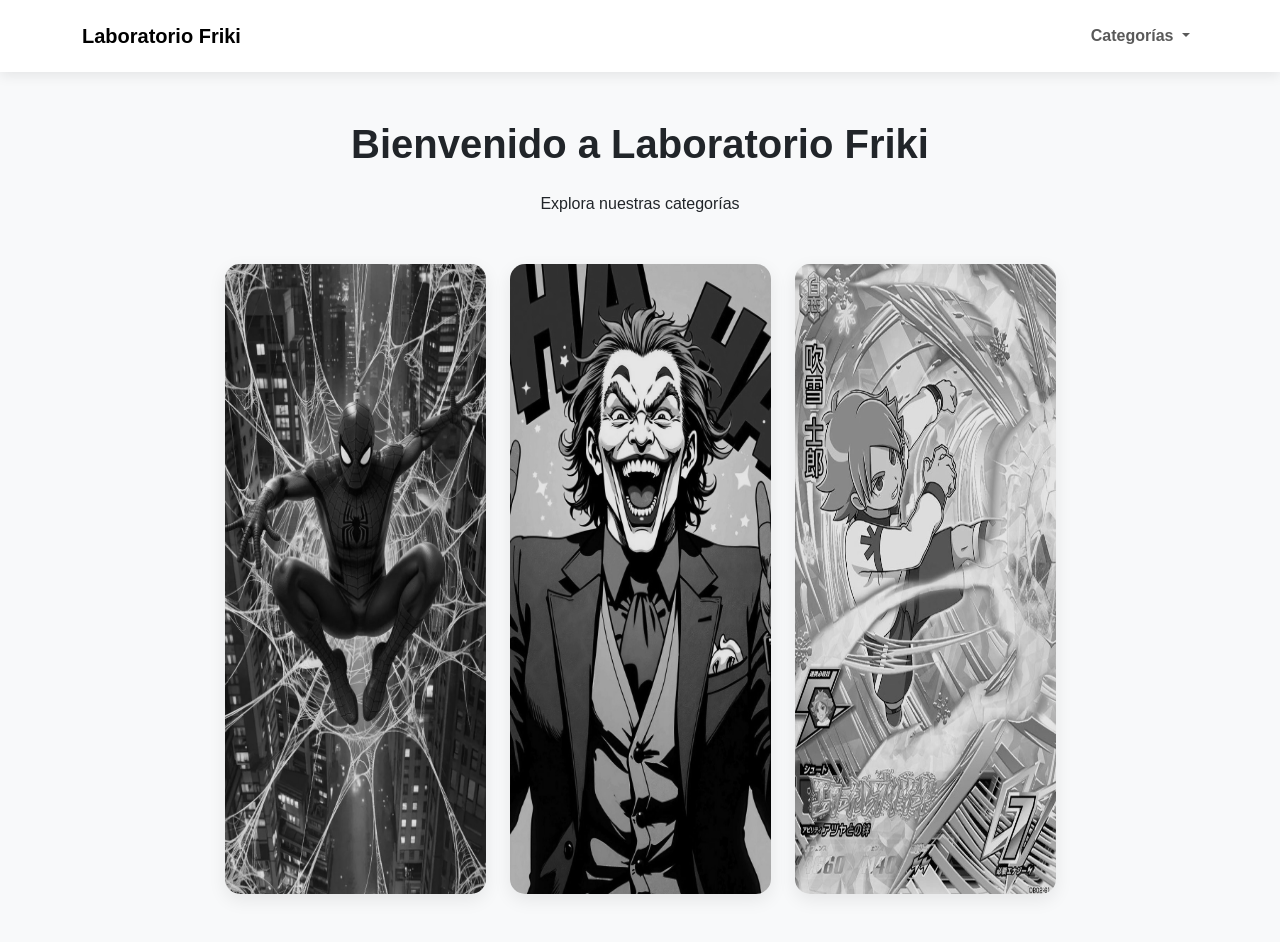
<file: index.html>
<!DOCTYPE html>
<html lang="es">
<head>
<meta charset="UTF-8">
<meta name="viewport" content="width=device-width, initial-scale=1.0">
<title>Laboratorio Friki</title>
<link href="https://cdn.jsdelivr.net/npm/bootstrap@5.3.2/dist/css/bootstrap.min.css" rel="stylesheet">
<link rel="stylesheet" href="style.css">
</head>
<body>

<!-- Navbar -->
<nav class="navbar navbar-expand-lg navbar-light bg-white">
  <div class="container">
    <a class="navbar-brand fw-bold" href="index.html">Laboratorio Friki</a>
    <button class="navbar-toggler" type="button" data-bs-toggle="collapse" data-bs-target="#navbarNav">
      <span class="navbar-toggler-icon"></span>
    </button>
    <div class="collapse navbar-collapse" id="navbarNav">
      <ul class="navbar-nav ms-auto">
        <li class="nav-item dropdown">
          <a class="nav-link dropdown-toggle fw-semibold" href="#" role="button" data-bs-toggle="dropdown">
            Categorías
          </a>
          <ul class="dropdown-menu">
            <li><a class="dropdown-item" href="categorias/superheroes.html">Superhéroes</a></li>
            <li><a class="dropdown-item" href="categorias/wallpaper.html">Wallpapers</a></li>
            <li><a class="dropdown-item" href="categorias/cartas.html">TCG</a></li>
          </ul>
        </li>
      </ul>
    </div>
  </div>
</nav>

<!-- Contenido principal -->
<div class="container main-container text-center">
    <h1 class="mb-4 fw-bold">Bienvenido a Laboratorio Friki</h1>
    <p class="mb-5">Explora nuestras categorías</p>

    <div class="row g-4 justify-content-center">
        <div class="col-md-3">
            <a href="categorias/superheroes.html">
                <div class="hover-card">
                    <img src="./assets/superheroes/Spiderman.jpeg" class="img-fluid rounded-3">
                    <div class="hover-info rounded-3">
                        <h4>Superhéroes</h4>
                    </div>
                </div>
            </a>
        </div>
        <div class="col-md-3">
            <a href="categorias/wallpaper.html">
                <div class="hover-card">
                    <img src="assets/wallpapers/Joker3.jpeg" class="img-fluid rounded-3">
                    <div class="hover-info rounded-3">
                        <h4>Wallpapers</h4>
                    </div>
                </div>
            </a>
        </div>
        <div class="col-md-3">
            <a href="categorias/cartas.html">
                <div class="hover-card">
                    <img src="assets/cartas/Shawn.jpeg" class="img-fluid rounded-3">
                    <div class="hover-info rounded-3">
                        <h4>TCG</h4>
                    </div>
                </div>
            </a>
        </div>
    </div>
</div>

<script src="https://cdn.jsdelivr.net/npm/bootstrap@5.3.2/dist/js/bootstrap.bundle.min.js"></script>
</body>
</html>
</file>
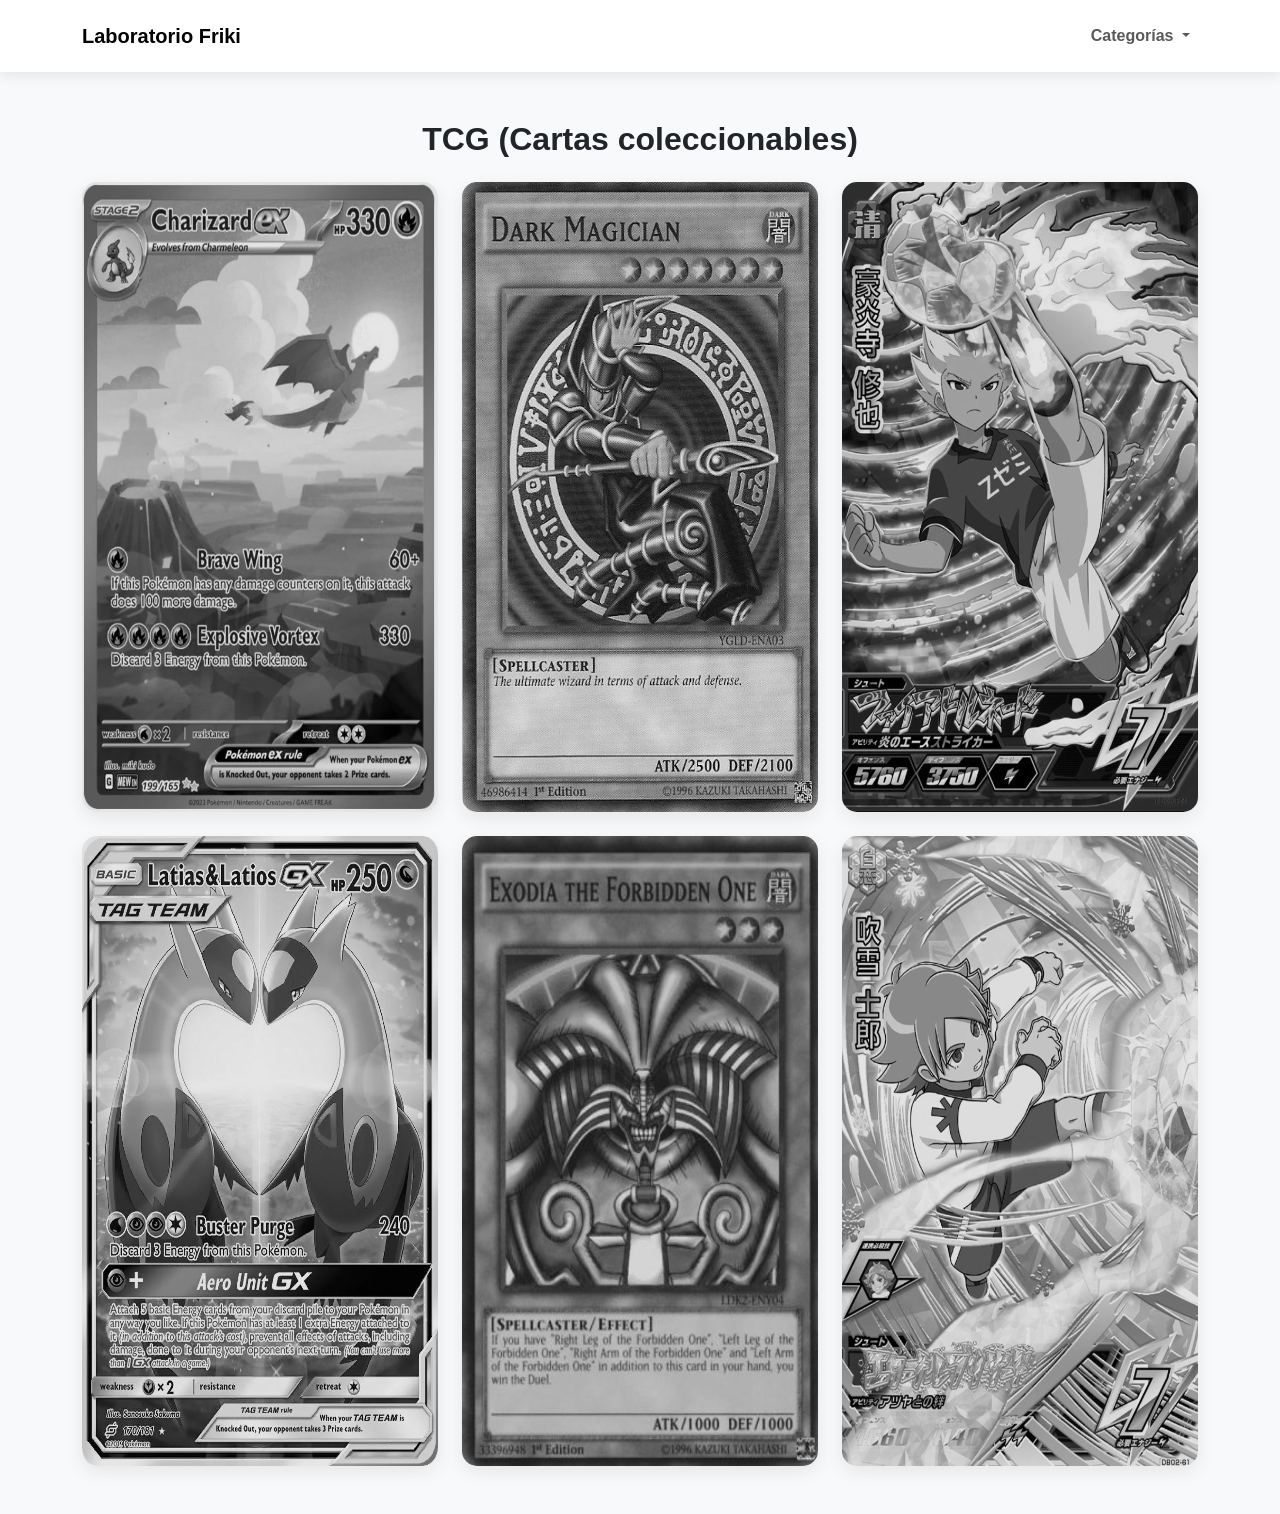
<file: categorias/cartas.html>
<!DOCTYPE html>
<html lang="es">
<head>
<meta charset="UTF-8">
<meta name="viewport" content="width=device-width, initial-scale=1.0">
<title>TCG - Laboratorio Friki</title>
<link href="https://cdn.jsdelivr.net/npm/bootstrap@5.3.2/dist/css/bootstrap.min.css" rel="stylesheet">
<link rel="stylesheet" href="../style.css">
</head>
<body>

<nav class="navbar navbar-expand-lg navbar-light bg-white">
  <div class="container">
    <a class="navbar-brand fw-bold" href="../index.html">Laboratorio Friki</a>
    <button class="navbar-toggler" type="button" data-bs-toggle="collapse" data-bs-target="#navbarNav">
      <span class="navbar-toggler-icon"></span>
    </button>
    <div class="collapse navbar-collapse" id="navbarNav">
      <ul class="navbar-nav ms-auto">
        <li class="nav-item dropdown">
          <a class="nav-link dropdown-toggle fw-semibold" href="#" role="button" data-bs-toggle="dropdown">
            Categorías
          </a>
          <ul class="dropdown-menu">
            <li><a class="dropdown-item" href="superheroes.html">Superhéroes</a></li>
            <li><a class="dropdown-item" href="paisajes.html">Paisajes</a></li>
            <li><a class="dropdown-item active" href="cartas.html">TCG</a></li>
          </ul>
        </li>
      </ul>
    </div>
  </div>
</nav>

<!-- Contenido principal -->
  <div class="container main-container">
    <h2 class="mb-4 text-center fw-bold">TCG (Cartas coleccionables)</h2>
    <div class="row g-4 justify-content-center">

        <!-- Card 1-->
      <div class="col-lg-4 col-md-6 col-12">
        <div class="hover-card" data-bs-toggle="modal" data-bs-target="#imageModal" data-title="Charizard" data-author="Autor: John Doe" data-img="../assets/cartas/Charizard151.jpeg">
          <img src="../assets/cartas/Charizard151.jpeg" class="img-fluid rounded-3">
          <div class="hover-info rounded-3">
            <h4>Charizard</h4>
            <p>Charizard Full Art 151</p>
          </div>
        </div>
      </div>


      <!-- Card 2 -->
      <div class="col-lg-4 col-md-6 col-12">
        <div class="hover-card" data-bs-toggle="modal" data-bs-target="#imageModal" data-title="Dark Magician" data-author="Autor: Jane Doe" data-img="../assets/cartas/Dark-Magician.jpeg">
          <img src="../assets/cartas/Dark-Magician.jpeg" class="img-fluid rounded-3">
          <div class="hover-info rounded-3">
            <h4>Dark Magician</h4>
            <p>Dark Magician Yu Gi Oh</p>
          </div>
        </div>
      </div>

       <!-- Card 3-->
      <div class="col-lg-4 col-md-6 col-12">
        <div class="hover-card" data-bs-toggle="modal" data-bs-target="#imageModal" data-title="Axel Blaze" data-author="Autor: John Doe" data-img="../assets/cartas/Axel.jpeg">
          <img src="../assets/cartas/Axel.jpeg" class="img-fluid rounded-3">
          <div class="hover-info rounded-3">
            <h4>Axel Blaze</h4>
            <p>Axel Blaze Tormenta de fuego</p>
          </div>
        </div>
      </div>
      

      <!-- Card 4 -->
     <div class="col-lg-4 col-md-6 col-12">
       <div class="hover-card" data-bs-toggle="modal" data-bs-target="#imageModal" data-title="Latias-Latios" data-author="Autor: Juan Arrostegui" data-img="../assets/cartas/Latias-Latios.jpeg">
         <img src="../assets/cartas/Latias-Latios.jpeg" class="img-fluid rounded-3">
         <div class="hover-info rounded-3">
           <h4>Latias-Latios</h4>
           <p>Latias-Latios Gx Team Up collection</p>
         </div>
       </div>
     </div>

      <!-- Card 5 -->
      <div class="col-lg-4 col-md-6 col-12">
        <div class="hover-card" data-bs-toggle="modal" data-bs-target="#imageModal" data-title="Exodia" data-author="Autor: Bruce Wayne" data-img="../assets/cartas/Exodia.jpeg">
          <img src="../assets/cartas/Exodia.jpeg" class="img-fluid rounded-3">
          <div class="hover-info rounded-3">
            <h4>Exodia</h4>
            <p>Exodia The Forbidden One</p>
          </div>
        </div>
      </div>




     


      <!-- Card 6 -->
      <div class="col-lg-4 col-md-6 col-12">
        <div class="hover-card" data-bs-toggle="modal" data-bs-target="#imageModal" data-title="Shawn Froste" data-author="Autor: John Doe" data-img="../assets/cartas/Shawn.jpeg">
          <img src="../assets/cartas/Shawn.jpeg" class="img-fluid rounded-3">
          <div class="hover-info rounded-3">
            <h4>Shawn Froste</h4>
            <p>Shawn Froste Ventisca de hielo</p>
          </div>
        </div>
      </div>
    </div>
  </div>

  <!-- modal -->
  <div class="modal" id="imageModal" tabindex="-1">
    <div class="modal-dialog modal-dialog-centered">
      <div class="modal-content">
        <div class="modal-header">
          <h5 class="modal-title justify-content-center" id="modalTitle"></h5>
          <button type="button" class="btn-close" data-bs-dismiss="modal" aria-label="Close"></button>
        </div>
        <div class="modal-body justify-content-center">
          <img class="modalImg" id="modalImg" alt="">
          <p id="modalAuthor"></p>
        </div>
        <div class="modal-footer">
          <button type="button" class="btn btn-secondary" data-bs-dismiss="modal">Cerrar</button>
        </div>
      </div>
    </div>
  </div>









<script src="https://cdn.jsdelivr.net/npm/bootstrap@5.3.2/dist/js/bootstrap.bundle.min.js"></script>
<script>
    // Rellenar modal dinámicamente
    const imageModal = document.getElementById('imageModal');
    imageModal.addEventListener('show.bs.modal', event => {
      const card = event.relatedTarget;
      const title = card.getAttribute('data-title');
      const author = card.getAttribute('data-author');
      const imgSrc = card.getAttribute('data-img');

      document.getElementById('modalTitle').textContent = title;
      document.getElementById('modalAuthor').textContent = author;
      document.getElementById('modalImg').src = imgSrc;
    });
</script>


</body>
</html>
</file>
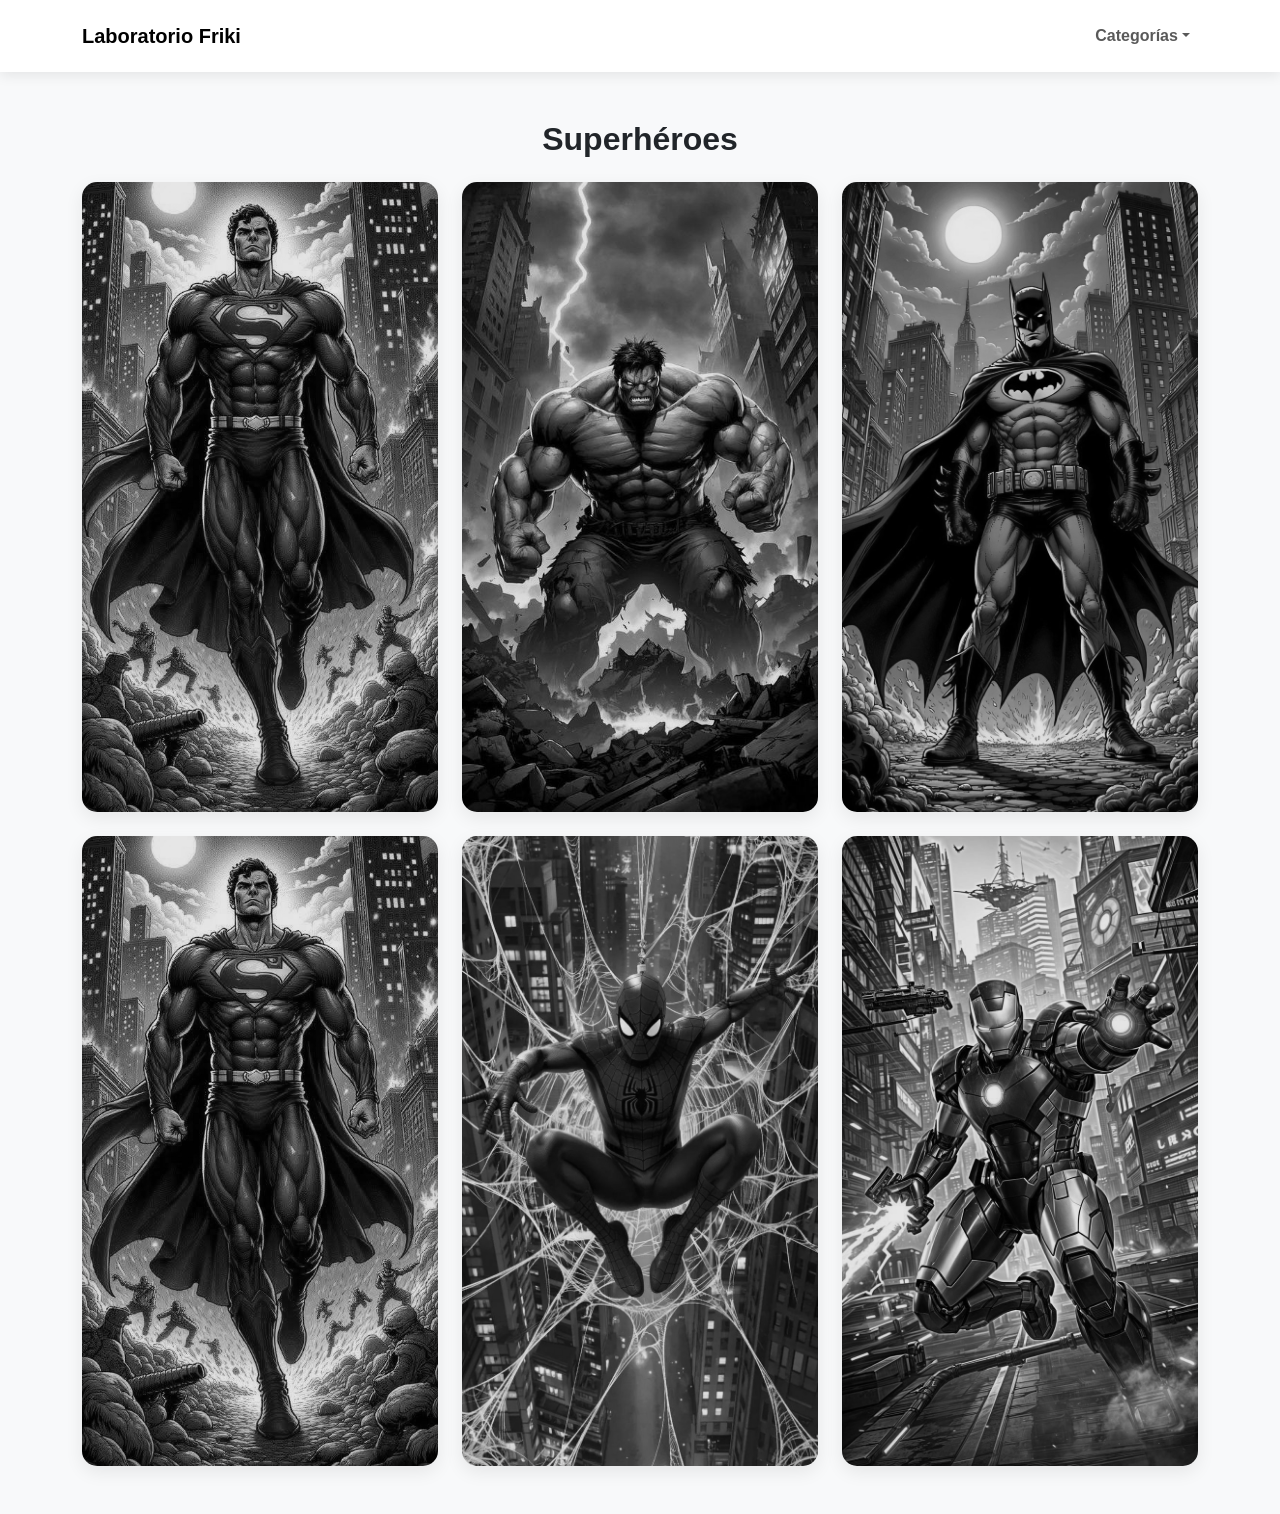
<file: categorias/superheroes.html>
<!DOCTYPE html>
<html lang="es">
<head>
  <meta charset="UTF-8">
  <meta name="viewport" content="width=device-width, initial-scale=1.0">
  <title>Superhéroes - Laboratorio Friki</title>
  <link href="https://cdn.jsdelivr.net/npm/bootstrap@5.3.2/dist/css/bootstrap.min.css" rel="stylesheet">
  <link rel="stylesheet" href="../style.css">
  <style>
  </style>
</head>
<body>

  <!-- Navbar -->
  <nav class="navbar navbar-expand-lg navbar-light bg-white">
    <div class="container">
      <a class="navbar-brand fw-bold" href="../index.html">Laboratorio Friki</a>
      <button class="navbar-toggler" type="button" data-bs-toggle="collapse" data-bs-target="#navbarNav">
        <span class="navbar-toggler-icon"></span>
      </button>
      <div class="collapse navbar-collapse" id="navbarNav">
        <ul class="navbar-nav ms-auto">
          <li class="nav-item dropdown">
            <a class="nav-link dropdown-toggle fw-semibold" href="#" role="button" data-bs-toggle="dropdown">Categorías</a>
            <ul class="dropdown-menu">
              <li><a class="dropdown-item active" href="superheroes.html">Superhéroes</a></li>
              <li><a class="dropdown-item" href="wallpaper.html">Wallpapers</a></li>
              <li><a class="dropdown-item" href="cartas.html">TCG</a></li>
            </ul>
          </li>
        </ul>
      </div>
    </div>
  </nav>

  <!-- Contenido principal -->
  <div class="container main-container">
    <h2 class="mb-4 text-center fw-bold">Superhéroes</h2>
    <div class="row g-4 justify-content-center">

      <!-- Card 1 -->
      <div class="col-lg-4 col-md-6 col-12">
        <div class="hover-card" data-bs-toggle="modal" data-bs-target="#imageModal" data-title="Superman" data-author="Autor: John Doe" data-img="../assets/superheroes/Superman.jpeg">
          <img src="../assets/superheroes/Superman.jpeg" class="img-fluid rounded-3">
          <div class="hover-info rounded-3">
            <h4>Superman</h4>
            <p>El hombre de acero</p>
          </div>
        </div>
      </div>

      <!-- Card 2 -->
      <div class="col-lg-4 col-md-6 col-12">
        <div class="hover-card" data-bs-toggle="modal" data-bs-target="#imageModal" data-title="Hulk" data-author="Autor: Jane Doe" data-img="../assets/superheroes/Hulk.jpeg">
          <img src="../assets/superheroes/Hulk.jpeg" class="img-fluid rounded-3">
          <div class="hover-info rounded-3">
            <h4>Hulk</h4>
            <p>¿Bruce Wanner o Hulk?</p>
          </div>
        </div>
      </div>

      <!-- Card 3 -->
      <div class="col-lg-4 col-md-6 col-12">
        <div class="hover-card" data-bs-toggle="modal" data-bs-target="#imageModal" data-title="Batman" data-author="Autor: Bruce Wayne" data-img="../assets/superheroes/Batman.jpeg">
          <img src="../assets/superheroes/Batman.jpeg" class="img-fluid rounded-3">
          <div class="hover-info rounded-3">
            <h4>Batman</h4>
            <p>Caballero oscuro</p>
          </div>
        </div>
      </div>


      <!-- Card 1 -->
      <div class="col-lg-4 col-md-6 col-12">
        <div class="hover-card" data-bs-toggle="modal" data-bs-target="#imageModal" data-title="Superman" data-author="Autor: John Doe" data-img="../assets/superheroes/Superman.jpeg">
          <img src="../assets/superheroes/Superman.jpeg" class="img-fluid rounded-3">
          <div class="hover-info rounded-3">
            <h4>Superman</h4>
            <p>El hombre de acero</p>
          </div>
        </div>
      </div>


      <!-- Card 4-->
      <div class="col-lg-4 col-md-6 col-12">
        <div class="hover-card" data-bs-toggle="modal" data-bs-target="#imageModal" data-title="Spiderman" data-author="Autor: John Doe" data-img="../assets/superheroes/Spiderman.jpeg">
          <img src="../assets/superheroes/Spiderman.jpeg" class="img-fluid rounded-3">
          <div class="hover-info rounded-3">
            <h4>Spiderman</h4>
            <p>El hombre araña</p>
          </div>
        </div>
      </div>


      <!-- Card 1 -->
      <div class="col-lg-4 col-md-6 col-12">
        <div class="hover-card" data-bs-toggle="modal" data-bs-target="#imageModal" data-title="Iron Man" data-author="Autor: John Doe" data-img="../assets/superheroes/Ironman.jpeg">
          <img src="../assets/superheroes/Ironman.jpeg" class="img-fluid rounded-3">
          <div class="hover-info rounded-3">
            <h4>Iron Man</h4>
            <p>El hombre del traje biónico</p>
          </div>
        </div>
      </div>

    </div>
  </div>


 <!-- modal -->
  <div class="modal" id="imageModal" tabindex="-1">
    <div class="modal-dialog modal-dialog-centered">
      <div class="modal-content">
        <div class="modal-header">
          <h5 class="modal-title justify-content-center" id="modalTitle"></h5>
          <button type="button" class="btn-close" data-bs-dismiss="modal" aria-label="Close"></button>
        </div>
        <div class="modal-body justify-content-center">
          <img class="modalImg" id="modalImg" alt="">
          <p id="modalAuthor"></p>
        </div>
        <div class="modal-footer">
          <button type="button" class="btn btn-secondary" data-bs-dismiss="modal">Cerrar</button>
        </div>
      </div>
    </div>
  </div>





  <script src="https://cdn.jsdelivr.net/npm/bootstrap@5.3.2/dist/js/bootstrap.bundle.min.js"></script>
  <script>
    // Rellenar modal dinámicamente
    const imageModal = document.getElementById('imageModal');
    imageModal.addEventListener('show.bs.modal', event => {
      const card = event.relatedTarget;
      const title = card.getAttribute('data-title');
      const author = card.getAttribute('data-author');
      const imgSrc = card.getAttribute('data-img');

      document.getElementById('modalTitle').textContent = title;
      document.getElementById('modalAuthor').textContent = author;
      document.getElementById('modalImg').src = imgSrc;
    });
  </script>

</body>
</html>
</file>
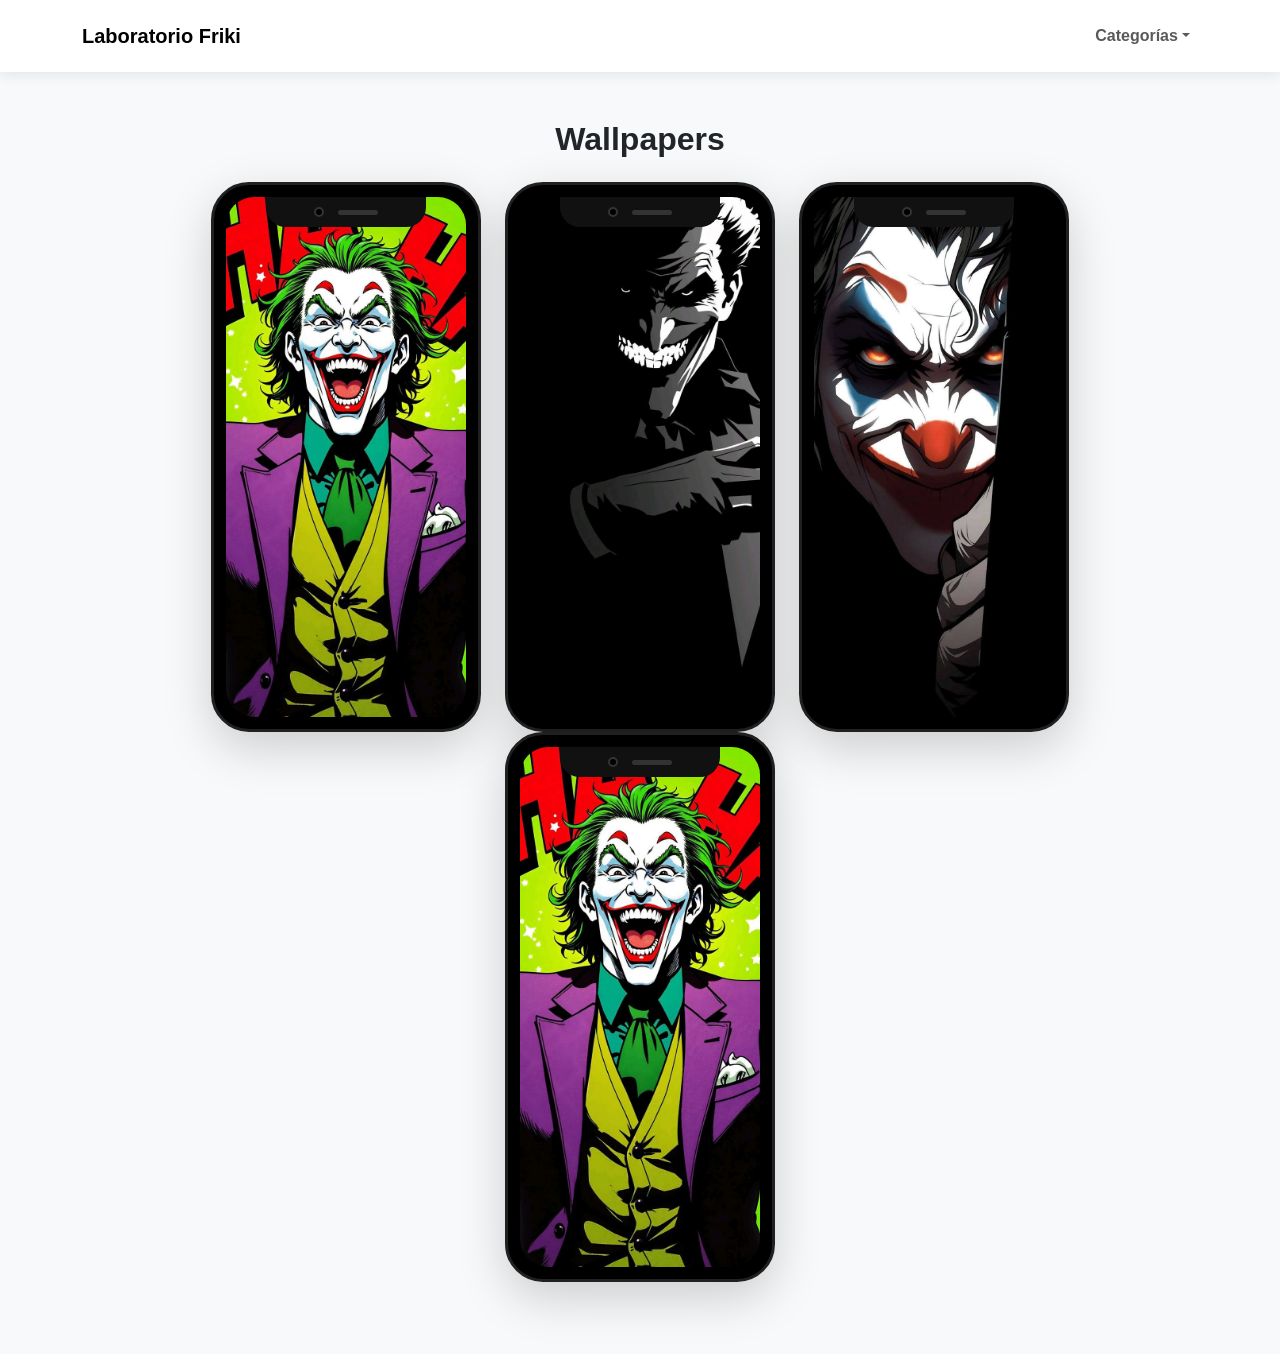
<file: categorias/wallpaper.html>
<!DOCTYPE html>
<html lang="es">
<head>
  <meta charset="UTF-8">
  <meta name="viewport" content="width=device-width, initial-scale=1.0">
  <title>Wallpapers - Laboratorio Friki</title>
  <link href="https://cdn.jsdelivr.net/npm/bootstrap@5.3.2/dist/css/bootstrap.min.css" rel="stylesheet">
  <link rel="stylesheet" href="../style.css">
  <style>
  </style>
</head>
<body>

  <!-- Navbar -->
  <nav class="navbar navbar-expand-lg navbar-light bg-white">
    <div class="container">
      <a class="navbar-brand fw-bold" href="../index.html">Laboratorio Friki</a>
      <button class="navbar-toggler" type="button" data-bs-toggle="collapse" data-bs-target="#navbarNav">
        <span class="navbar-toggler-icon"></span>
      </button>
      <div class="collapse navbar-collapse" id="navbarNav">
        <ul class="navbar-nav ms-auto">
          <li class="nav-item dropdown">
            <a class="nav-link dropdown-toggle fw-semibold" href="#" role="button" data-bs-toggle="dropdown">Categorías</a>
            <ul class="dropdown-menu">
              <li><a class="dropdown-item active" href="superheroes.html">Superhéroes</a></li>
              <li><a class="dropdown-item" href="wallpaper.html">Wallpapers</a></li>
              <li><a class="dropdown-item" href="cartas.html">TCG</a></li>
            </ul>
          </li>
        </ul>
      </div>
    </div>
  </nav>

  <!-- Contenido principal -->
  <div class="container main-container">
    <h2 class="mb-4 text-center fw-bold">Wallpapers</h2>
    <div class="row g-4 justify-content-center">

      <div class="container py-4">
        <div class="row justify-content-center">

          <div class="col-auto">

            <!-- TELÉFONO -->
            <div class="phone-real shadow-lg">
              <div class="phone-notch">
                <div class="camera"></div>
                <div class="speaker"></div>
            </div>
              <img src="../assets/wallpapers/Joker3.jpeg" class="phone-wallpaper">
            
              <!-- Botones laterales -->
              <div class="btn-power"></div>
              <div class="btn-volume-up"></div>
              <div class="btn-volume-down"></div>
            </div>

          </div>

          
          <div class="col-auto">

            
            <div class="phone-real shadow-lg">
              <div class="phone-notch">
                <div class="camera"></div>
                <div class="speaker"></div>
            </div>
              <img src="../assets/wallpapers/Joker2.jpeg" class="phone-wallpaper">
            
              <div class="btn-power"></div>
              <div class="btn-volume-up"></div>
              <div class="btn-volume-down"></div>
            </div>

          </div>



          <div class="col-auto">

            
            <div class="phone-real shadow-lg">
              <div class="phone-notch">
                <div class="camera"></div>
                <div class="speaker"></div>
            </div>
              <img src="../assets/wallpapers/Joker.jpeg" class="phone-wallpaper">
            
              
              <div class="btn-power"></div>
              <div class="btn-volume-up"></div>
              <div class="btn-volume-down"></div>
            </div>

          </div>




          <div class="col-auto">

            
            <div class="phone-real shadow-lg">
              <div class="phone-notch">
                <div class="camera"></div>
                <div class="speaker"></div>
            </div>
              <img src="../assets/wallpapers/Joker3.jpeg" class="phone-wallpaper">
            
             
              <div class="btn-power"></div>
              <div class="btn-volume-up"></div>
              <div class="btn-volume-down"></div>
            </div>

          </div>

















        </div>

      </div>
    </div>

  </div>

 


  <script src="https://cdn.jsdelivr.net/npm/bootstrap@5.3.2/dist/js/bootstrap.bundle.min.js"></script>
  <script>
    // Rellenar modal dinámicamente
    const imageModal = document.getElementById('imageModal');
    imageModal.addEventListener('show.bs.modal', event => {
      const card = event.relatedTarget;
      const title = card.getAttribute('data-title');
      const author = card.getAttribute('data-author');
      const imgSrc = card.getAttribute('data-img');

      document.getElementById('modalTitle').textContent = title;
      document.getElementById('modalAuthor').textContent = author;
      document.getElementById('modalImg').src = imgSrc;
    });
  </script>

</body>
</html>
</file>
<file: style.css>
/* Body y tipografía general */
body {
    font-family: 'Segoe UI', Tahoma, Geneva, Verdana, sans-serif;
    background-color: #f8f9fa;
}

/* Navbar claro y elegante */
.navbar {
    box-shadow: 0 4px 12px rgba(0,0,0,0.08);
    padding-top: 1rem;
    padding-bottom: 1rem;
}

/* Dropdown con bordes redondeados */
.dropdown-menu {
    border-radius: 12px;
    box-shadow: 0 6px 18px rgba(0,0,0,0.08);
}

/* Hover Card */
.hover-card {
    position: relative;
    overflow: hidden;
    border-radius: 15px;
    cursor: pointer;
    box-shadow: 0 6px 18px rgba(0,0,0,0.08);
    transition: transform 0.3s ease;
}

.hover-card:hover {
    transform: translateY(-5px);
}

.hover-card img {
    width: 100%;
    /* aspect-ratio: 4/3; */
    height: 70vh;
    display: block;
    transition: all 0.5s ease;
    filter: grayscale(100%) brightness(90%);
}

.hover-card:hover img {
    transform: scale(1.05);
    filter: grayscale(0%) brightness(100%);
}

.hover-info {
    position: absolute;
    bottom: 0;
    width: 100%;
    padding: 20px;
    background: linear-gradient(to top, rgba(0,0,0,0.4), transparent);
    color: white;
    opacity: 0;
    transform: translateY(20px);
    transition: all 0.5s ease;
    pointer-events: none;
    border-radius: 0 0 15px 15px;
}

.hover-card:hover .hover-info {
    opacity: 1;
    transform: translateY(0);
}

.hover-info h4 {
    margin: 0;
    font-size: 1.25rem;
}

.hover-info p {
    font-size: 0.9rem;
    opacity: 0.85;
}

/* Separación entre navbar y contenido */
.main-container {
    padding-top: 3rem;
    padding-bottom: 3rem;
}

/* Modal */
.modal {
    max-height: 50vh;
}
.modal-header{
    padding-left: 30vh;
}

/* Dropdown activo */
.dropdown-item.active {
    background-color: slategray;
    color: white;
    font-weight: bold;
}

#imageModal{
    max-height: 100vh;
}
#modalImg{
    height: 50vh;
    width: 100%;
    object-fit: contain;
}















/* Intento carta gradeada */
/* Marco completo PSA */
.psa-case {
  width: 260px;
  background: #e6e6e6;
  border-radius: 14px;
  border: 3px solid #bfbfbf;
  padding: 12px;
  box-shadow: 0 12px 25px rgba(0,0,0,0.25);
}

/* Etiqueta superior */
.psa-label {
  height: 60px;
  background: linear-gradient(#d10000, #a00000); /* rojo PSA */
  border-radius: 8px;
  padding: 6px 10px;
  color: white;
  display: flex;
  align-items: center;
  justify-content: space-between;
  font-weight: 700;
  margin-bottom: 10px;
  box-shadow: inset 0 0 5px rgba(0,0,0,0.3);
}

/* Logo PSA simple */
.psa-logo {
  font-size: 22px;
  letter-spacing: 1px;
  font-weight: 900;
}

/* Nota */
.psa-grade {
  background: white;
  color: #000;
  padding: 2px 8px;
  border-radius: 4px;
  font-size: 14px;
  font-weight: 900;
}

/* Área que contiene la carta */
.psa-card-area {
  background: white;
  border-radius: 10px;
  padding: 6px;
  box-shadow: inset 0 0 6px rgba(0,0,0,0.15);
}

/* Imagen de la carta */
.psa-card-img {
  width: 100%;
  border-radius: 6px;
  object-fit: cover;
  box-shadow: 0 3px 10px rgba(0,0,0,0.25);
}






/* Intento telefono movil */

.phone-real {
  position: relative;
  width: 270px;
  height: 550px;
  background: #000;
  border-radius: 38px;
  padding: 12px; /* marco interno */
  border: 3px solid #202020; /* borde metálico */
  box-shadow: 0 10px 30px rgba(0,0,0,0.4);
  overflow: hidden;
}

/* Pantalla */
.phone-wallpaper {
  width: 100%;
  height: 100%;
  border-radius: 28px;
  object-fit: cover;
}

/* Notch */
.phone-notch {
  position: absolute;
  top: 12px;
  left: 50%;
  transform: translateX(-50%);
  width: 160px;
  height: 30px;
  background: #111;
  border-bottom-left-radius: 20px;
  border-bottom-right-radius: 20px;
  display: flex;
  align-items: center;
  justify-content: center;
  gap: 14px;
  z-index: 10;
}

/* Cámara del notch */
.camera {
  width: 10px;
  height: 10px;
  background: #000;
  border-radius: 50%;
  border: 2px solid #333;
}

/* Altavoz */
.speaker {
  width: 40px;
  height: 5px;
  background: #333;
  border-radius: 3px;
}

/* Botones laterales */
.btn-power,
.btn-volume-up,
.btn-volume-down {
  position: absolute;
  background: #1c1c1c;
  border-radius: 6px;
}

/* Botón de encendido */
.btn-power {
  width: 4px;
  height: 60px;
  right: -6px;
  top: 150px;
}

/* Volumen arriba */
.btn-volume-up {
  width: 4px;
  height: 40px;
  left: -6px;
  top: 150px;
}

/* Volumen abajo */
.btn-volume-down {
  width: 4px;
  height: 40px;
  left: -6px;
  top: 200px;
}





/* Ajustes para pantallas muy pequeñas */
/* @media (max-width: 767px) {
  .hover-card {
    height: 30%; 
  }

  .hover-card img {
    height: 100%;       
    object-fit: cover;  
  }

  .hover-info {
    padding: 10px;
  }

  .hover-info h4 {
    font-size: 1rem; 
  }

  .hover-info p {
    font-size: 0.8rem; 
  }
} */
</file>
